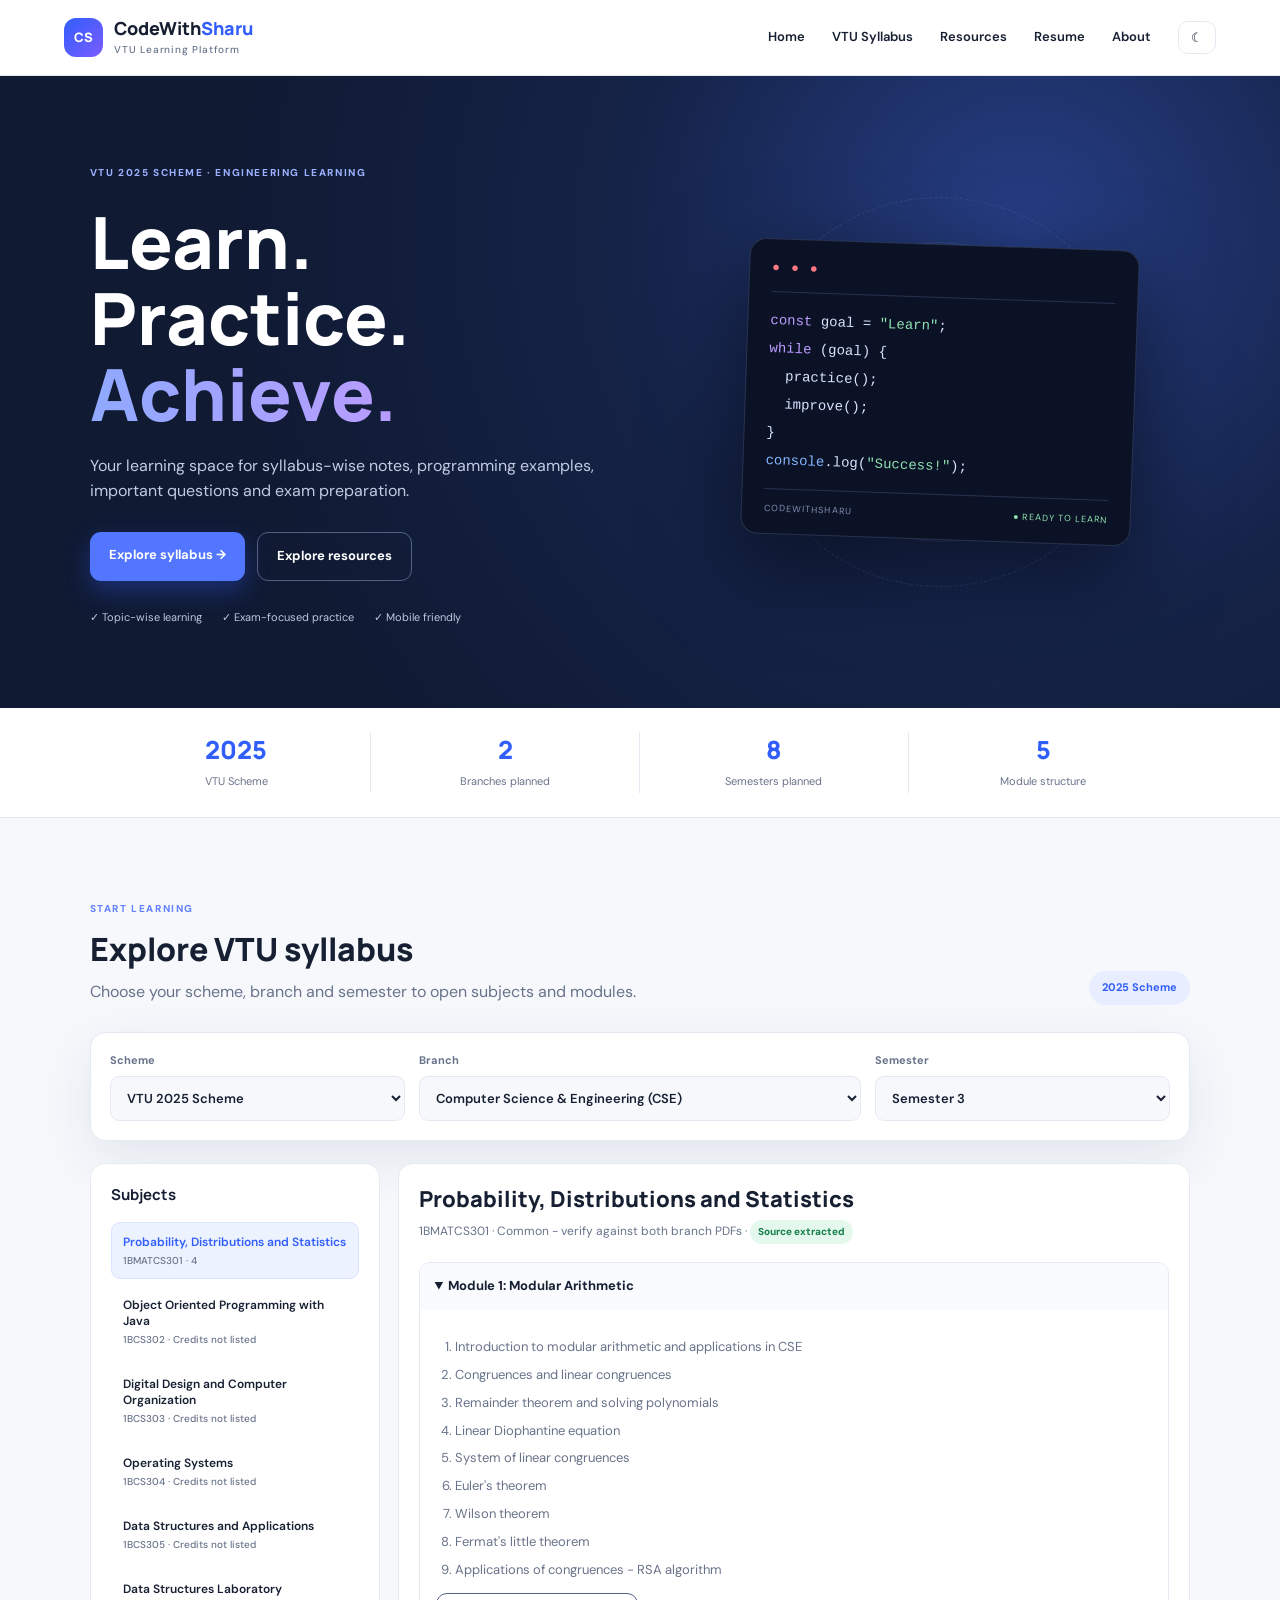
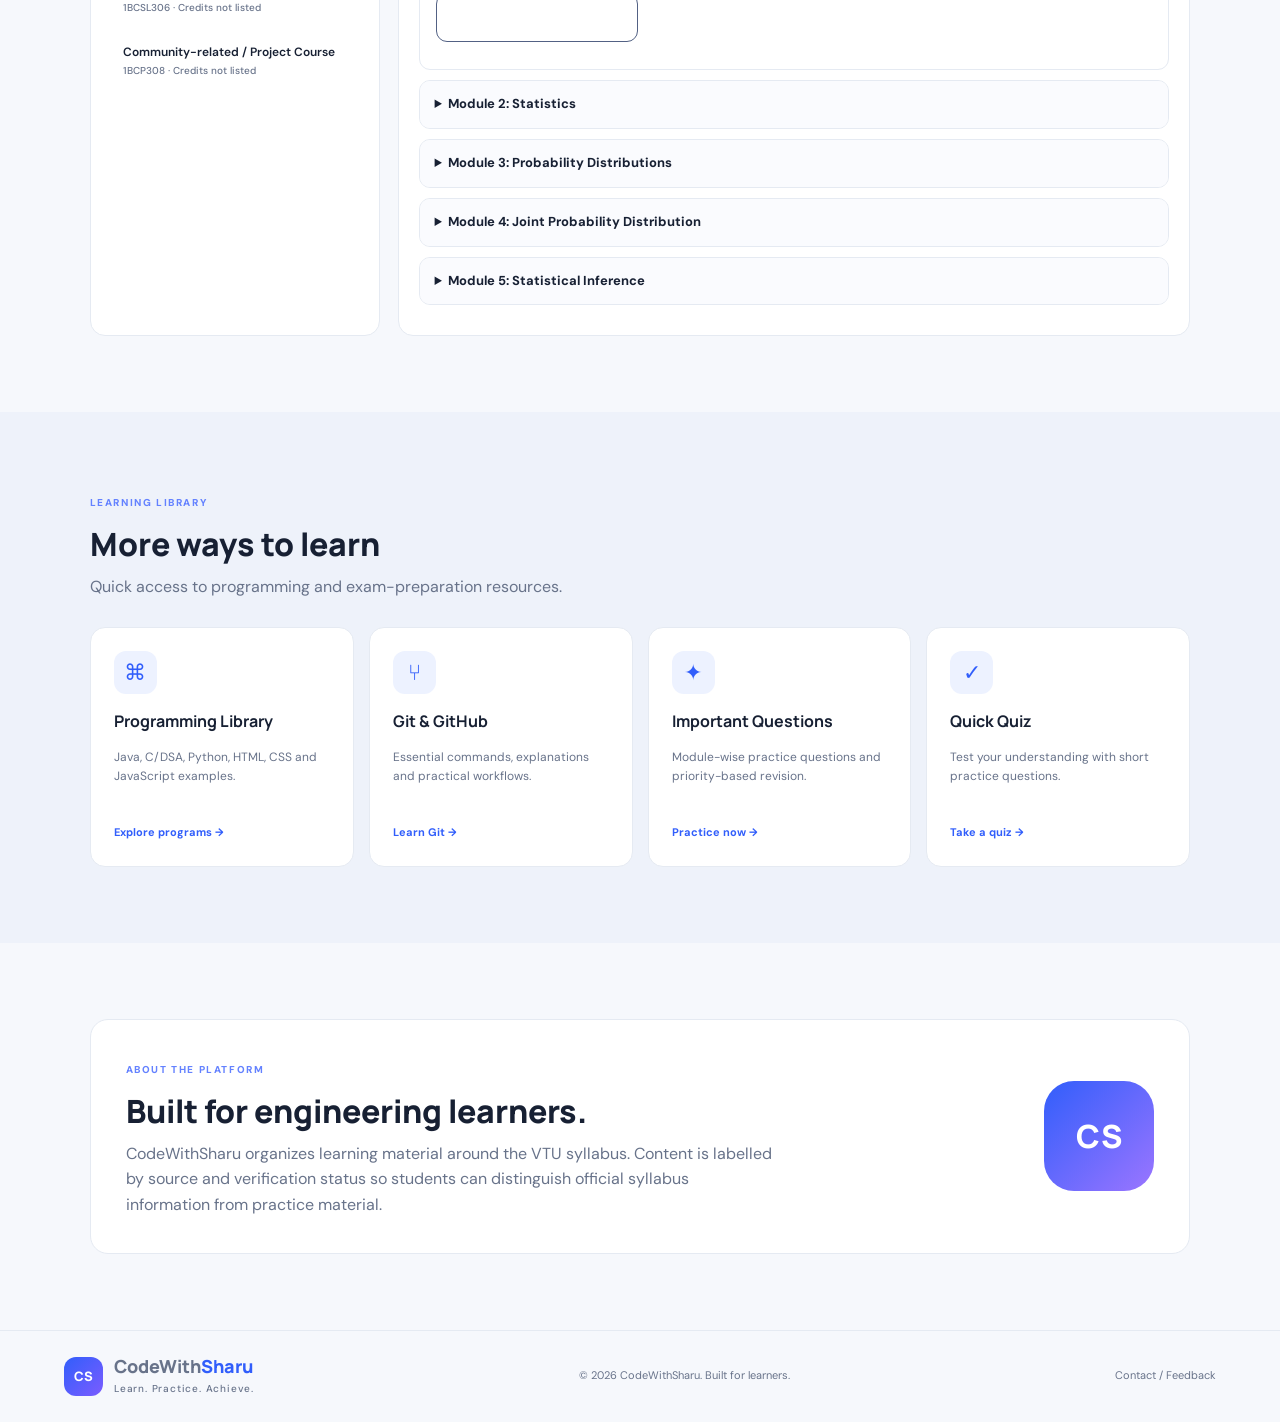
<file: index.html>
<!DOCTYPE html>
<html lang="en">
<head>
  <meta charset="UTF-8"><meta name="viewport" content="width=device-width, initial-scale=1">
  <meta name="description" content="CodeWithSharu - VTU engineering notes, syllabus, programs and exam preparation.">
  <title>CodeWithSharu | Learn. Practice. Achieve.</title>
  <link rel="stylesheet" href="css/style.css">
</head>
<body>
<header class="topbar">
  <a class="brand" href="index.html"><span class="brand-icon">CS</span><span>CodeWith<span class="accent">Sharu</span><small>VTU Learning Platform</small></span></a>
  <button class="menu-toggle" id="menuToggle" aria-label="Toggle navigation">☰</button>
  <nav id="mainNav">
    <a href="#home">Home</a><a href="#syllabus">VTU Syllabus</a><a href="#resources">Resources</a>
    <a href="resume.html">Resume</a><a href="#about">About</a>
    <button id="themeToggle" class="theme-btn" aria-label="Toggle theme">☾</button>
  </nav>
</header>
<main>
<section class="hero" id="home">
  <div class="hero-copy">
    <span class="eyebrow">VTU 2025 SCHEME · ENGINEERING LEARNING</span>
    <h1>Learn. Practice.<br><span class="gradient-text">Achieve.</span></h1>
    <p>Your learning space for syllabus-wise notes, programming examples, important questions and exam preparation.</p>
    <div class="hero-actions"><a class="btn primary" href="#syllabus">Explore syllabus →</a><a class="btn ghost" href="#resources">Explore resources</a></div>
    <div class="hero-meta"><span>✓ Topic-wise learning</span><span>✓ Exam-focused practice</span><span>✓ Mobile friendly</span></div>
  </div>
  <div class="hero-art"><div class="orbit orbit-one"></div><div class="orbit orbit-two"></div><div class="code-window"><div class="window-dots">● ● ●</div><pre><span class="code-purple">const</span> goal = <span class="code-green">"Learn"</span>;
<span class="code-purple">while</span> (goal) {
  practice();
  improve();
}
<span class="code-blue">console</span>.log(<span class="code-green">"Success!"</span>);</pre><div class="code-footer">CODEWITHSHARU <span>● READY TO LEARN</span></div></div></div>
</section>
<section class="stats">
  <div><strong>2025</strong><span>VTU Scheme</span></div><div><strong>2</strong><span>Branches planned</span></div>
  <div><strong>8</strong><span>Semesters planned</span></div><div><strong>5</strong><span>Module structure</span></div>
</section>
<section class="section" id="syllabus">
  <div class="section-heading"><div><span class="eyebrow">START LEARNING</span><h2>Explore VTU syllabus</h2><p>Choose your scheme, branch and semester to open subjects and modules.</p></div><span class="pill">2025 Scheme</span></div>
  <div class="selector-panel">
    <label>Scheme<select id="schemeSelect"><option value="2025">VTU 2025 Scheme</option></select></label>
    <label>Branch<select id="branchSelect"><option value="CSE">Computer Science & Engineering (CSE)</option><option value="AIML">Artificial Intelligence & Machine Learning (AI&ML)</option></select></label>
    <label>Semester<select id="semesterSelect"></select></label>
  </div>
  <div class="content-layout"><aside class="subject-list"><h3>Subjects</h3><div id="subjectList"></div></aside><div class="subject-detail" id="subjectDetail"><div class="empty-state"><div class="empty-icon">⌁</div><h3>Select a subject</h3><p>Choose a subject to view its modules, topics, notes and exam questions.</p></div></div></div>
</section>
<section class="section alt-section" id="resources">
  <div class="section-heading"><div><span class="eyebrow">LEARNING LIBRARY</span><h2>More ways to learn</h2><p>Quick access to programming and exam-preparation resources.</p></div></div>
  <div class="resource-grid">
    <a class="resource-card" href="programs.html"><span class="resource-icon">⌘</span><h3>Programming Library</h3><p>Java, C/DSA, Python, HTML, CSS and JavaScript examples.</p><b>Explore programs →</b></a>
    <a class="resource-card" href="git.html"><span class="resource-icon">⑂</span><h3>Git & GitHub</h3><p>Essential commands, explanations and practical workflows.</p><b>Learn Git →</b></a>
    <a class="resource-card" href="questions.html"><span class="resource-icon">✦</span><h3>Important Questions</h3><p>Module-wise practice questions and priority-based revision.</p><b>Practice now →</b></a>
    <a class="resource-card" href="quiz.html"><span class="resource-icon">✓</span><h3>Quick Quiz</h3><p>Test your understanding with short practice questions.</p><b>Take a quiz →</b></a>
  </div>
</section>
<section class="section" id="about"><div class="about-card"><div><span class="eyebrow">ABOUT THE PLATFORM</span><h2>Built for engineering learners.</h2><p>CodeWithSharu organizes learning material around the VTU syllabus. Content is labelled by source and verification status so students can distinguish official syllabus information from practice material.</p></div><div class="about-mark">CS</div></div></section>
</main>
<footer><a class="brand" href="#"><span class="brand-icon">CS</span><span>CodeWith<span class="accent">Sharu</span><small>Learn. Practice. Achieve.</small></span></a><span>© <span id="year"></span> CodeWithSharu. Built for learners.</span><a href="mailto:hello@codewithsharu.example">Contact / Feedback</a></footer>
<script src="data/cse-data.js"></script><script src="data/aiml-data.js"></script><script src="data/common-sem3.js"></script>
<script src="data/questions-data.js"></script><script src="js/app.js"></script>
</body></html>
</file>
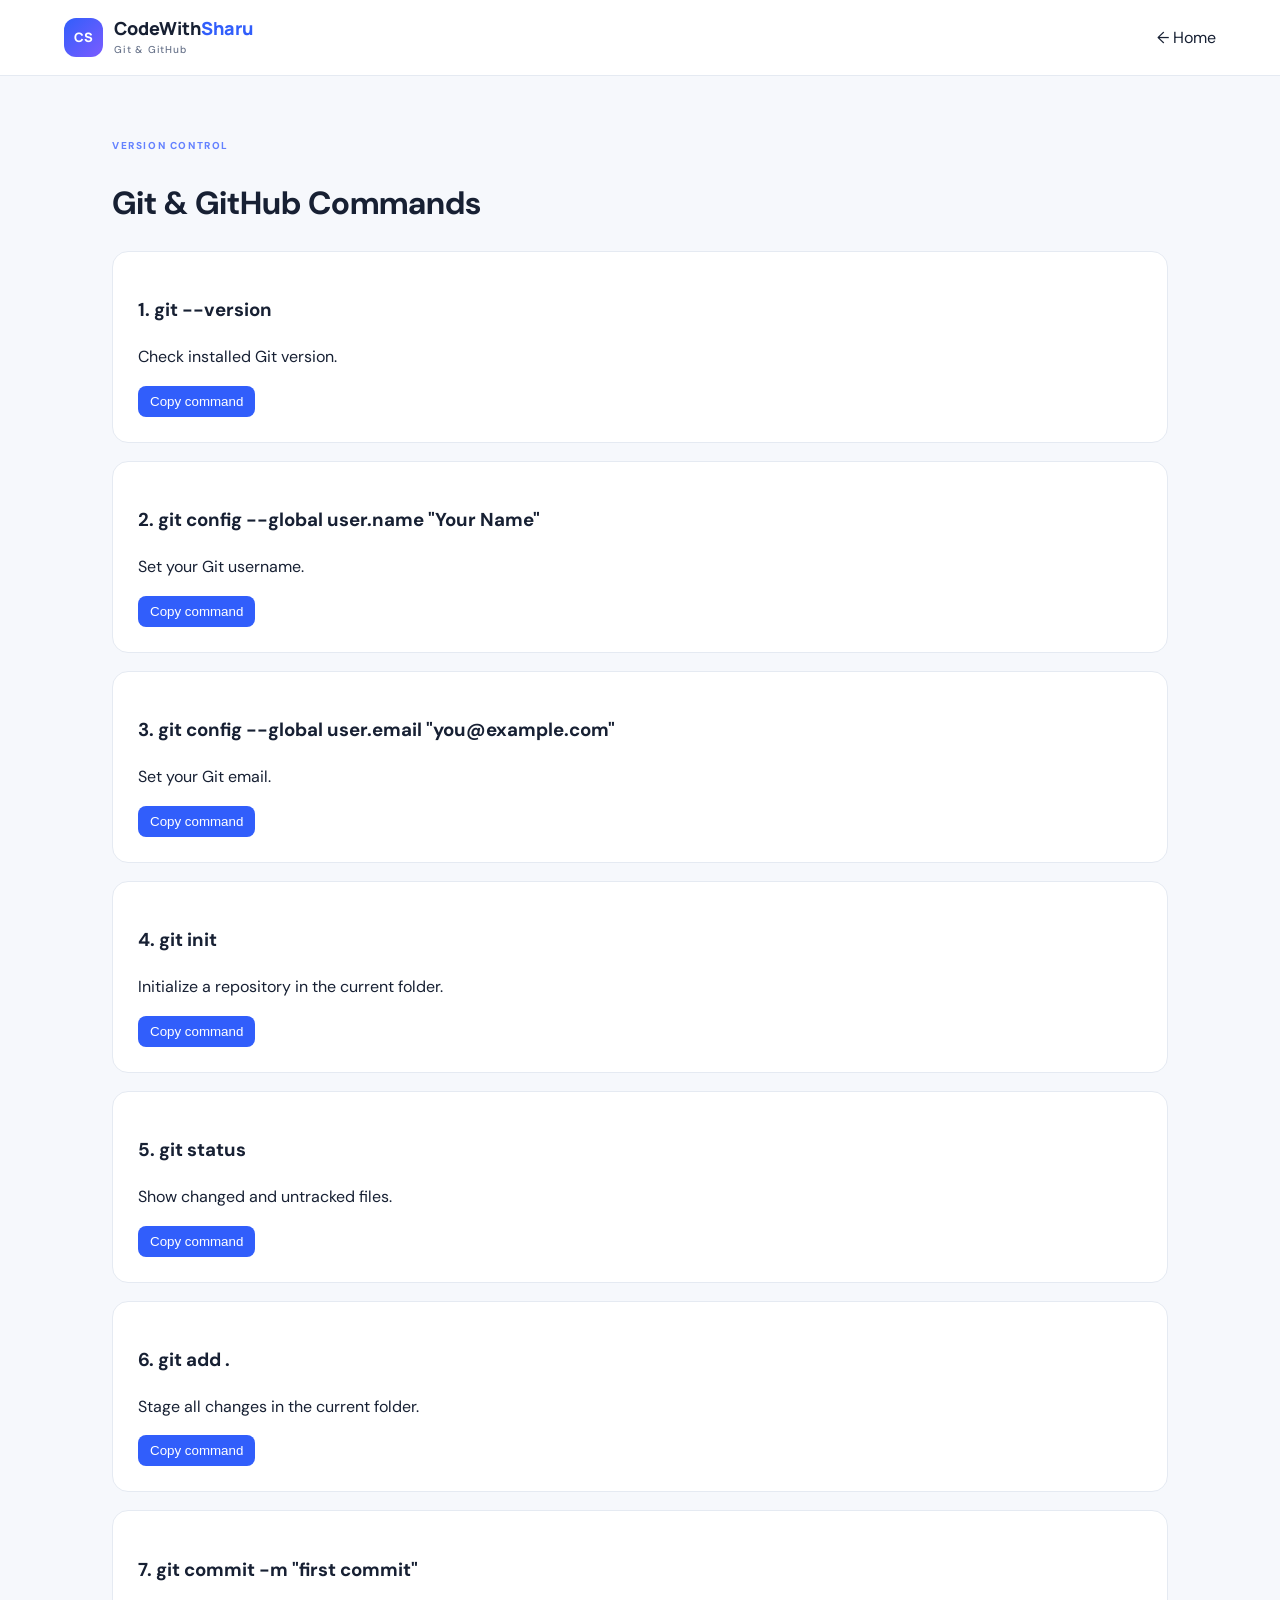
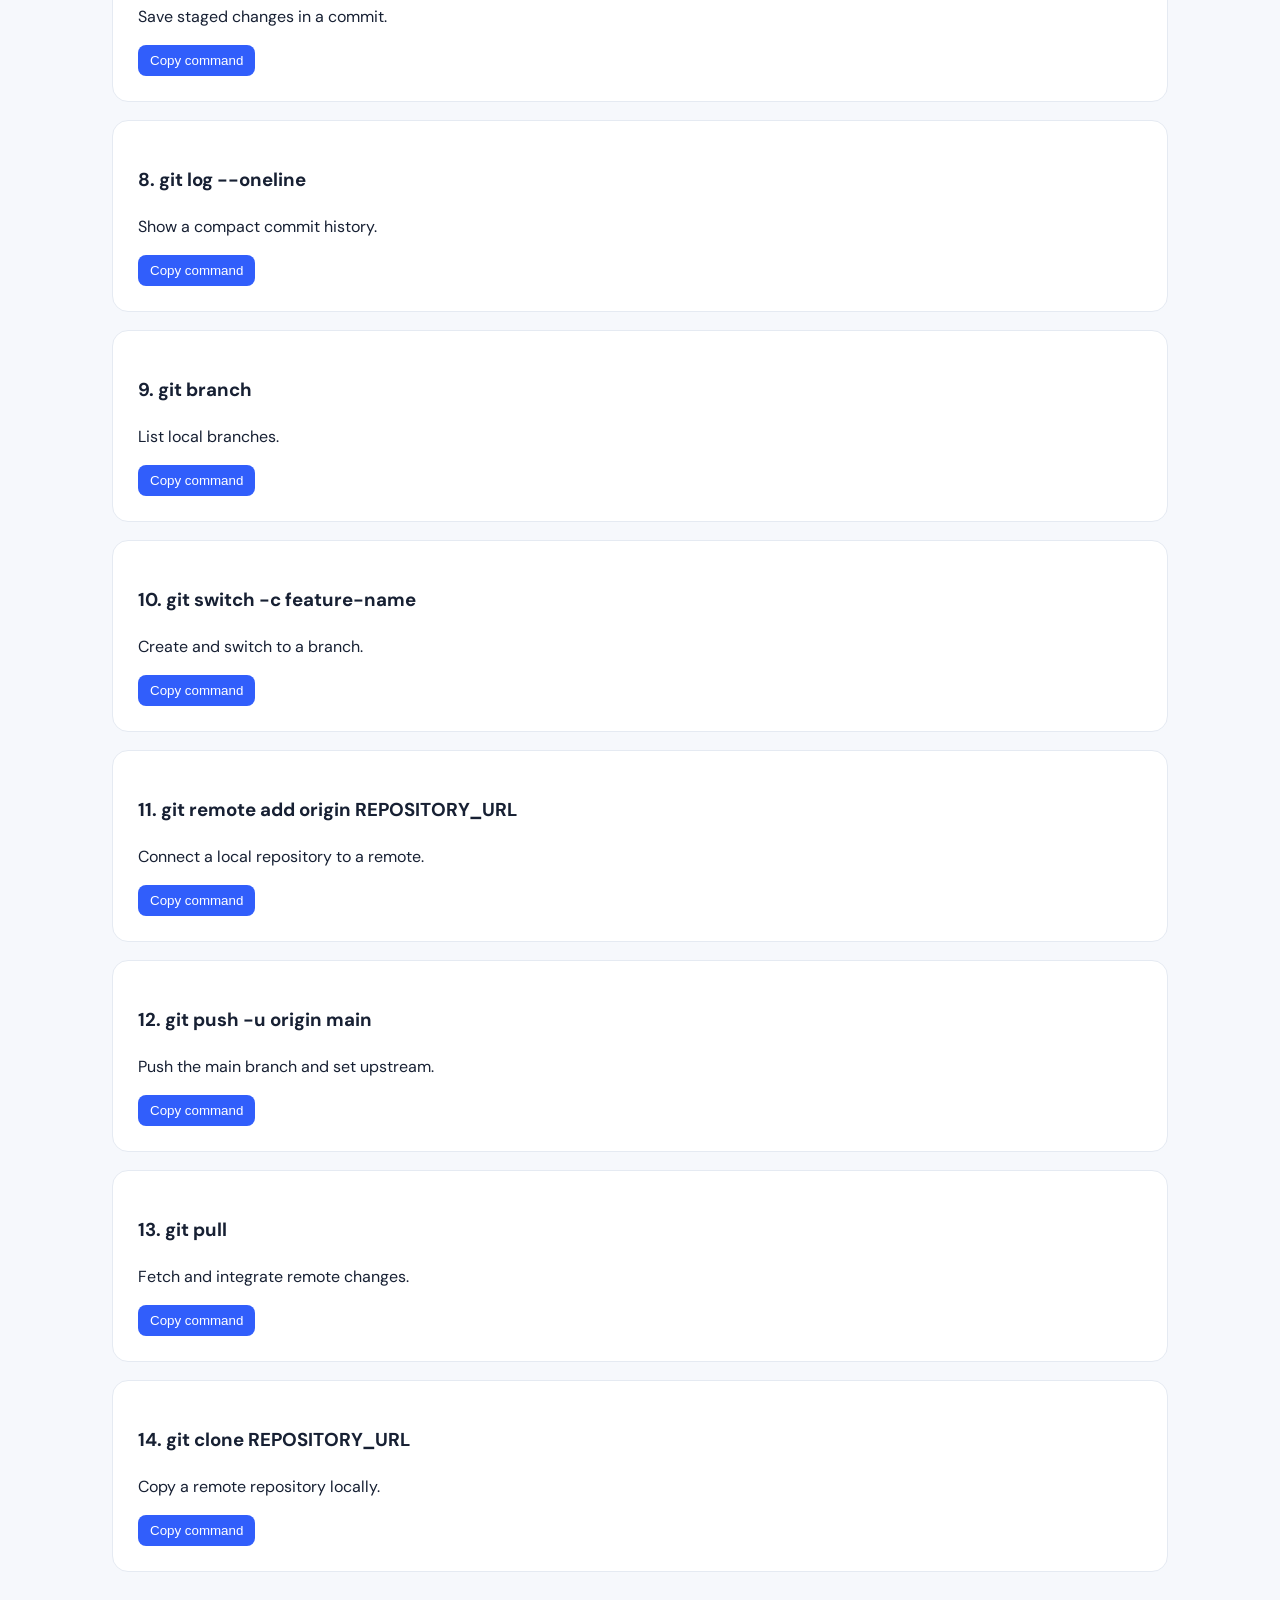
<file: git.html>
<!doctype html><html lang="en"><head><meta charset="utf-8"><meta name="viewport" content="width=device-width,initial-scale=1"><title>Git & GitHub | CodeWithSharu</title><link rel="stylesheet" href="css/style.css"></head><body><header class="topbar"><a class="brand" href="index.html"><span class="brand-icon">CS</span><span>CodeWith<span class="accent">Sharu</span><small>Git & GitHub</small></span></a><a href="index.html">← Home</a></header><main class="page-wrap"><span class="eyebrow">VERSION CONTROL</span><h1>Git & GitHub Commands</h1><div id="gitRoot"></div></main><script src="js/git.js"></script></body></html>
</file>
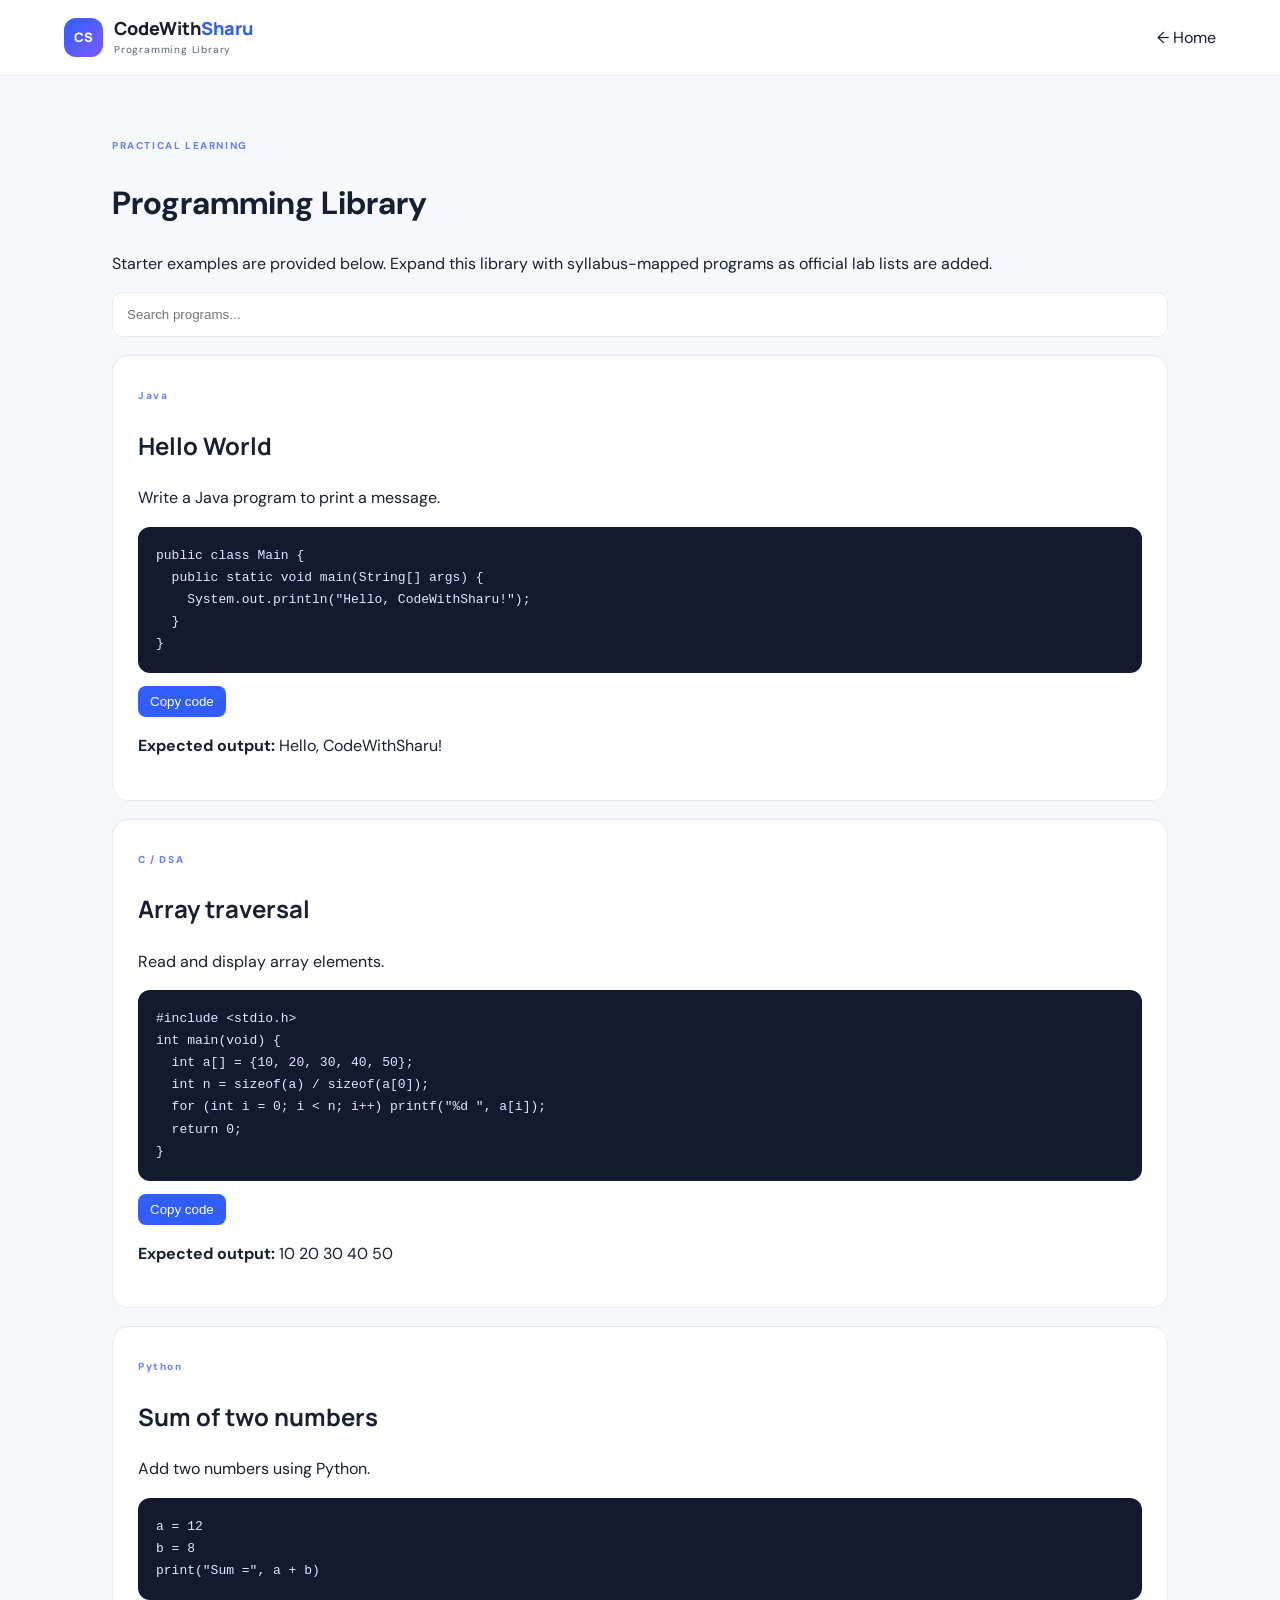
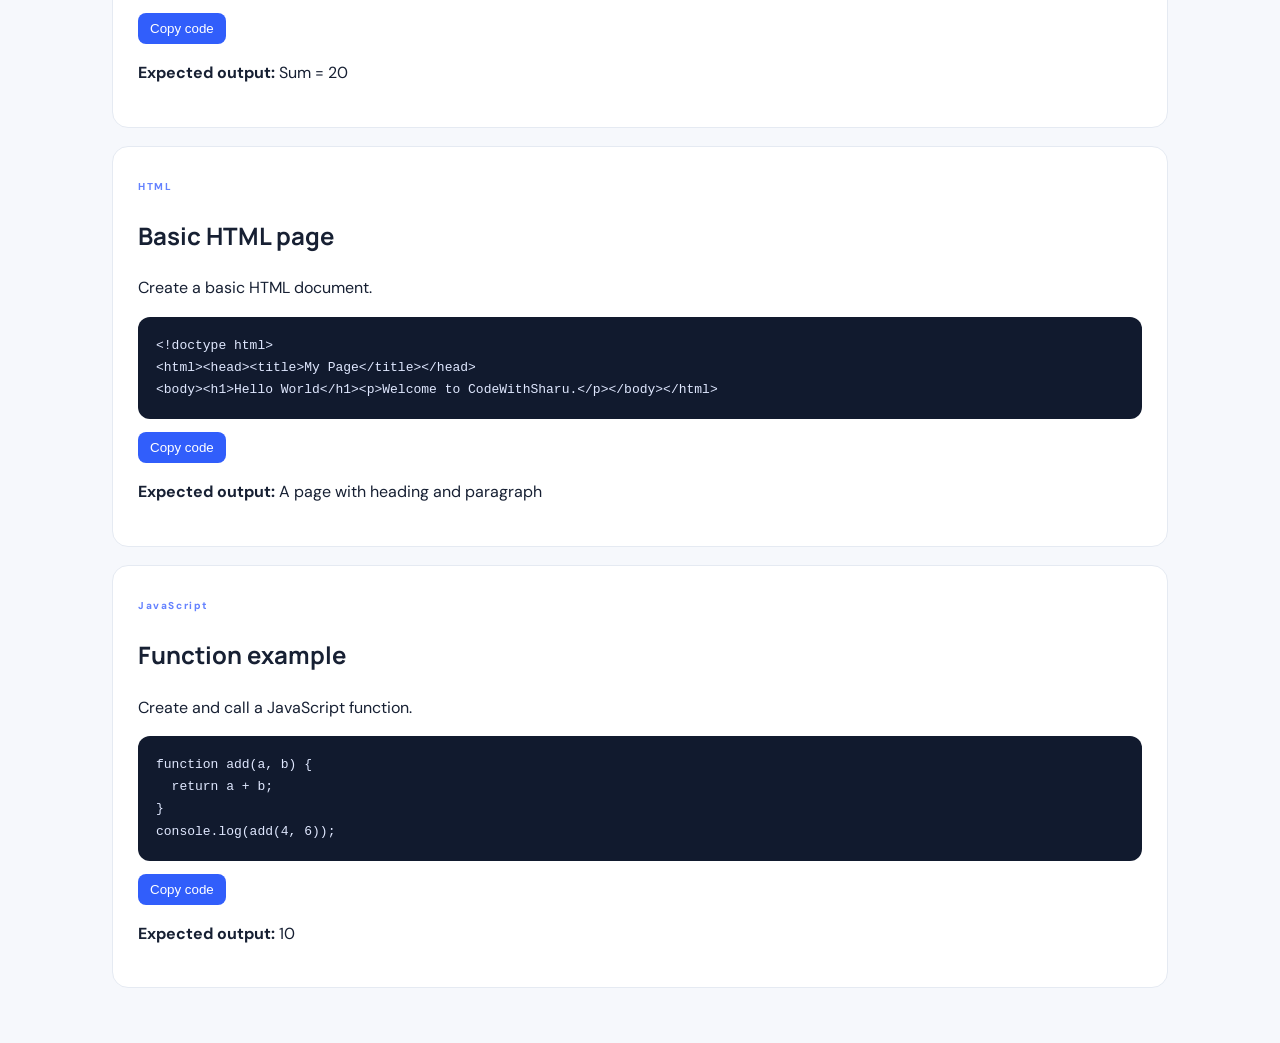
<file: programs.html>
<!doctype html><html lang="en"><head><meta charset="utf-8"><meta name="viewport" content="width=device-width,initial-scale=1"><title>Programming Library | CodeWithSharu</title><link rel="stylesheet" href="css/style.css"></head><body><header class="topbar"><a class="brand" href="index.html"><span class="brand-icon">CS</span><span>CodeWith<span class="accent">Sharu</span><small>Programming Library</small></span></a><a href="index.html">← Home</a></header><main class="page-wrap"><span class="eyebrow">PRACTICAL LEARNING</span><h1>Programming Library</h1><p>Starter examples are provided below. Expand this library with syllabus-mapped programs as official lab lists are added.</p><input class="search-input" id="search" placeholder="Search programs..."><div id="programs"></div></main><script src="js/programs.js"></script></body></html>
</file>
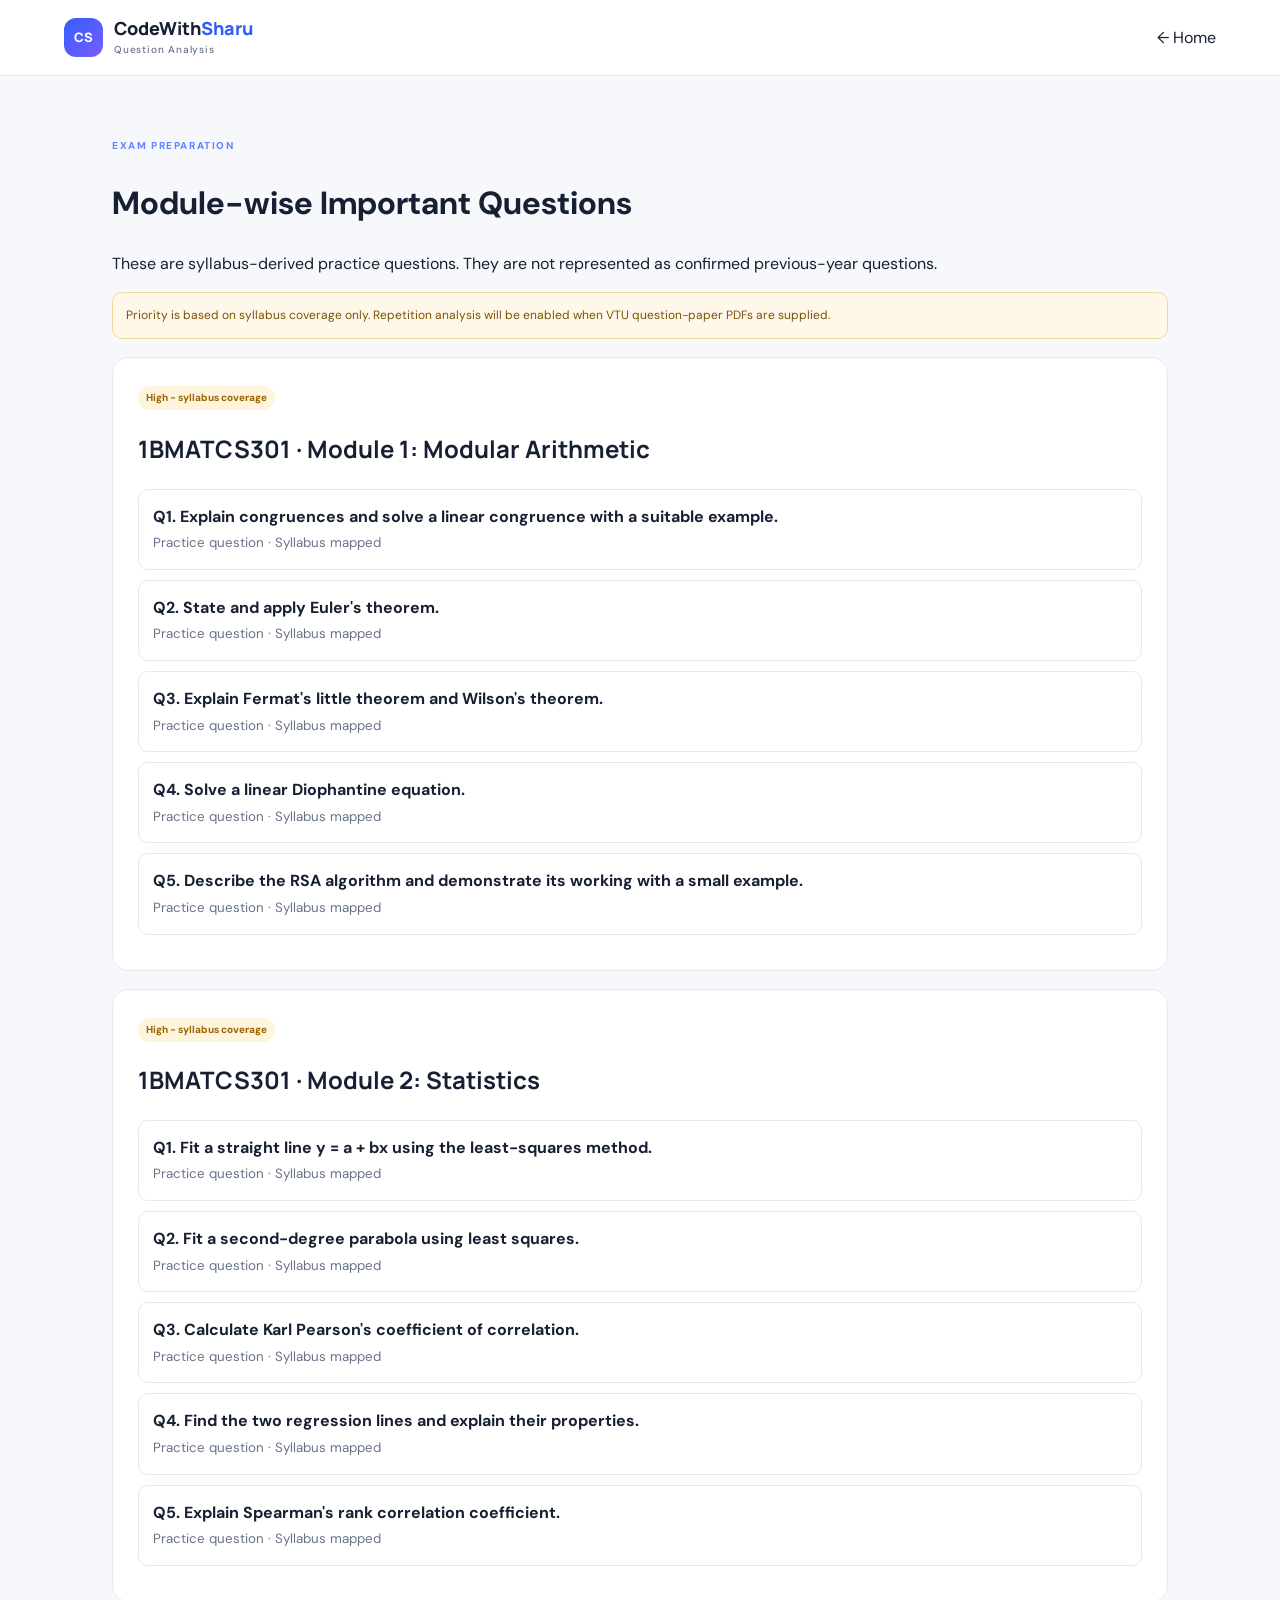
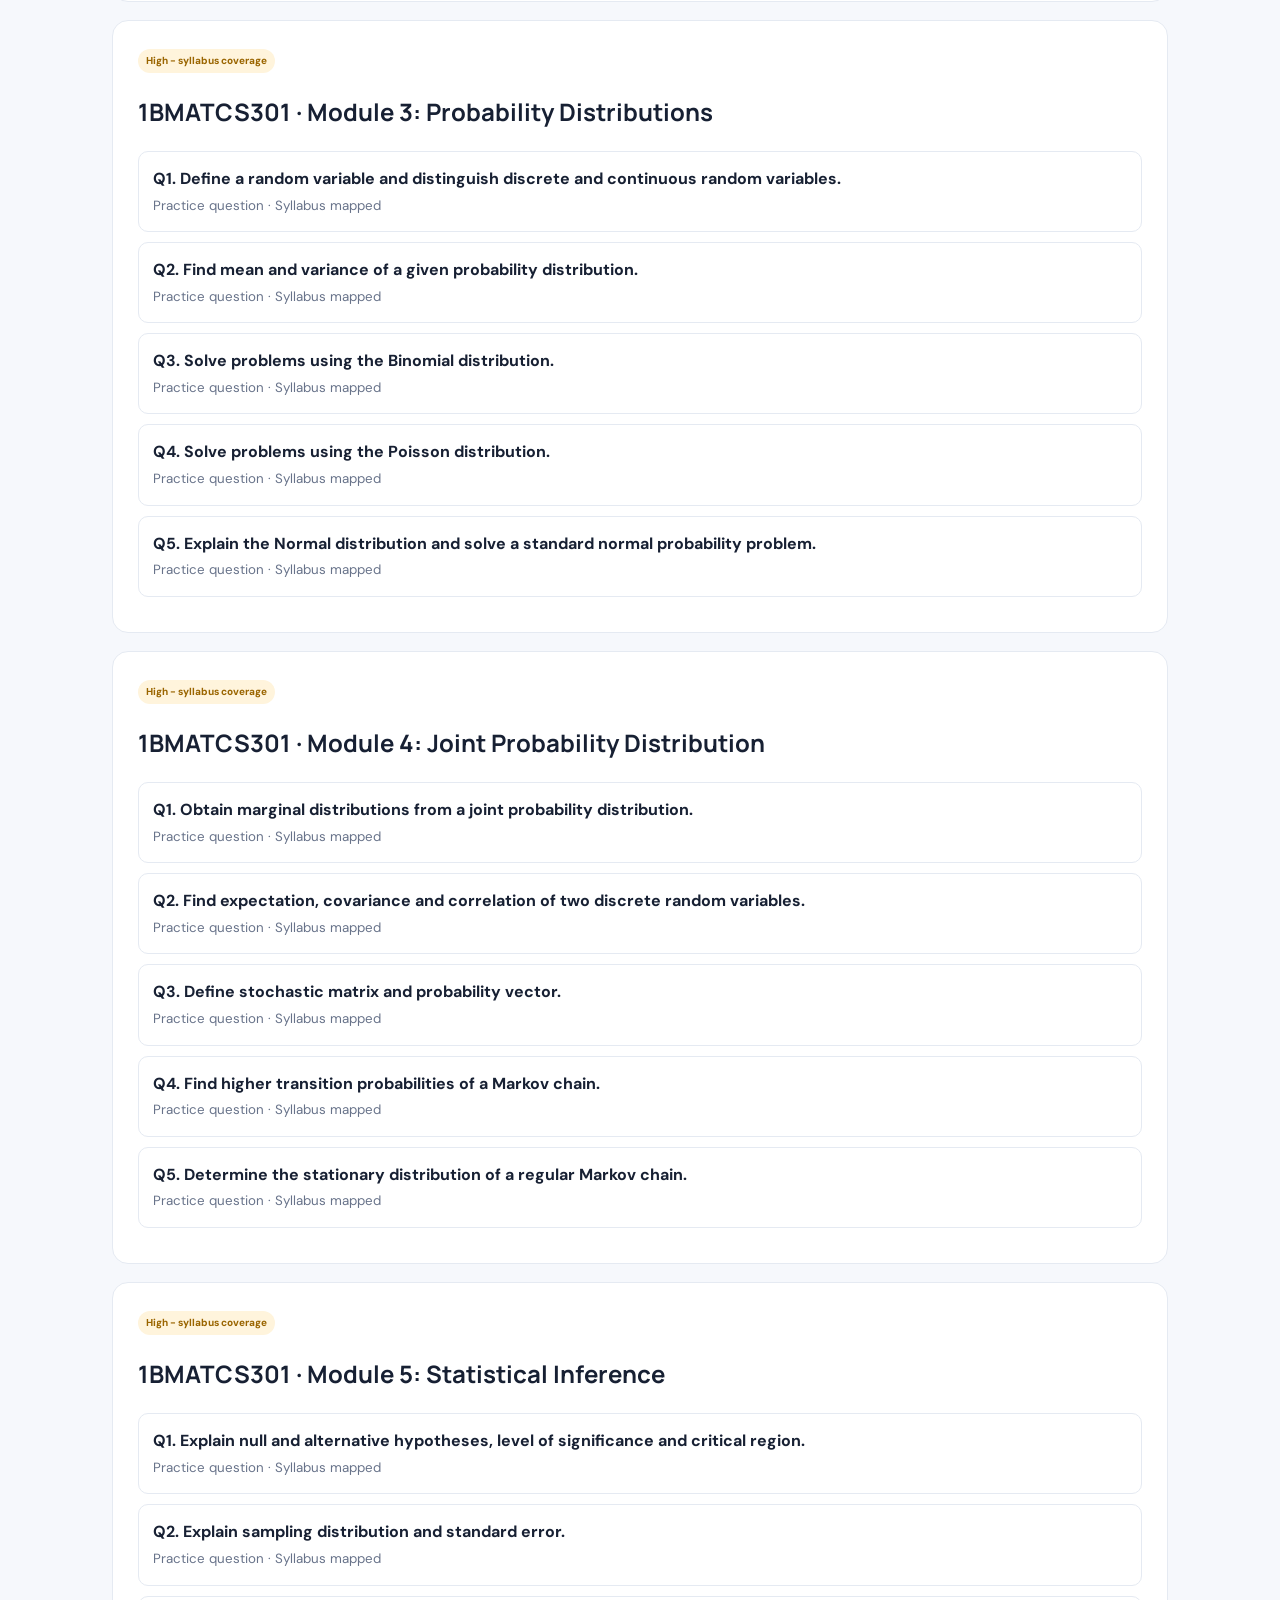
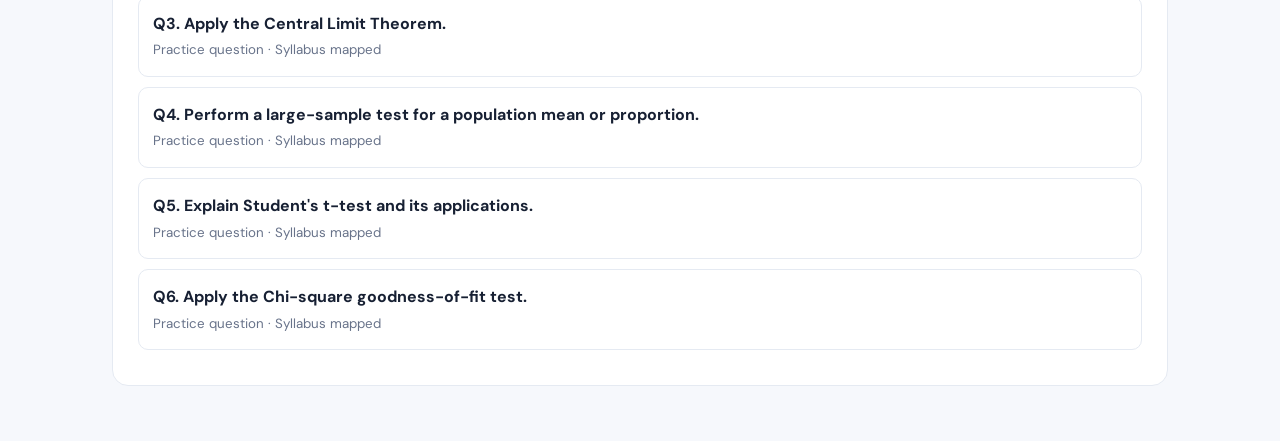
<file: questions.html>
<!doctype html><html lang="en"><head><meta charset="utf-8"><meta name="viewport" content="width=device-width,initial-scale=1"><title>Important Questions | CodeWithSharu</title><link rel="stylesheet" href="css/style.css"></head><body><header class="topbar"><a class="brand" href="index.html"><span class="brand-icon">CS</span><span>CodeWith<span class="accent">Sharu</span><small>Question Analysis</small></span></a><a href="index.html">← Home</a></header><main class="page-wrap"><span class="eyebrow">EXAM PREPARATION</span><h1>Module-wise Important Questions</h1><p>These are syllabus-derived practice questions. They are not represented as confirmed previous-year questions.</p><div class="pending-box">Priority is based on syllabus coverage only. Repetition analysis will be enabled when VTU question-paper PDFs are supplied.</div><div id="questionRoot"></div></main><script src="data/questions-data.js"></script><script src="js/questions.js"></script></body></html>
</file>
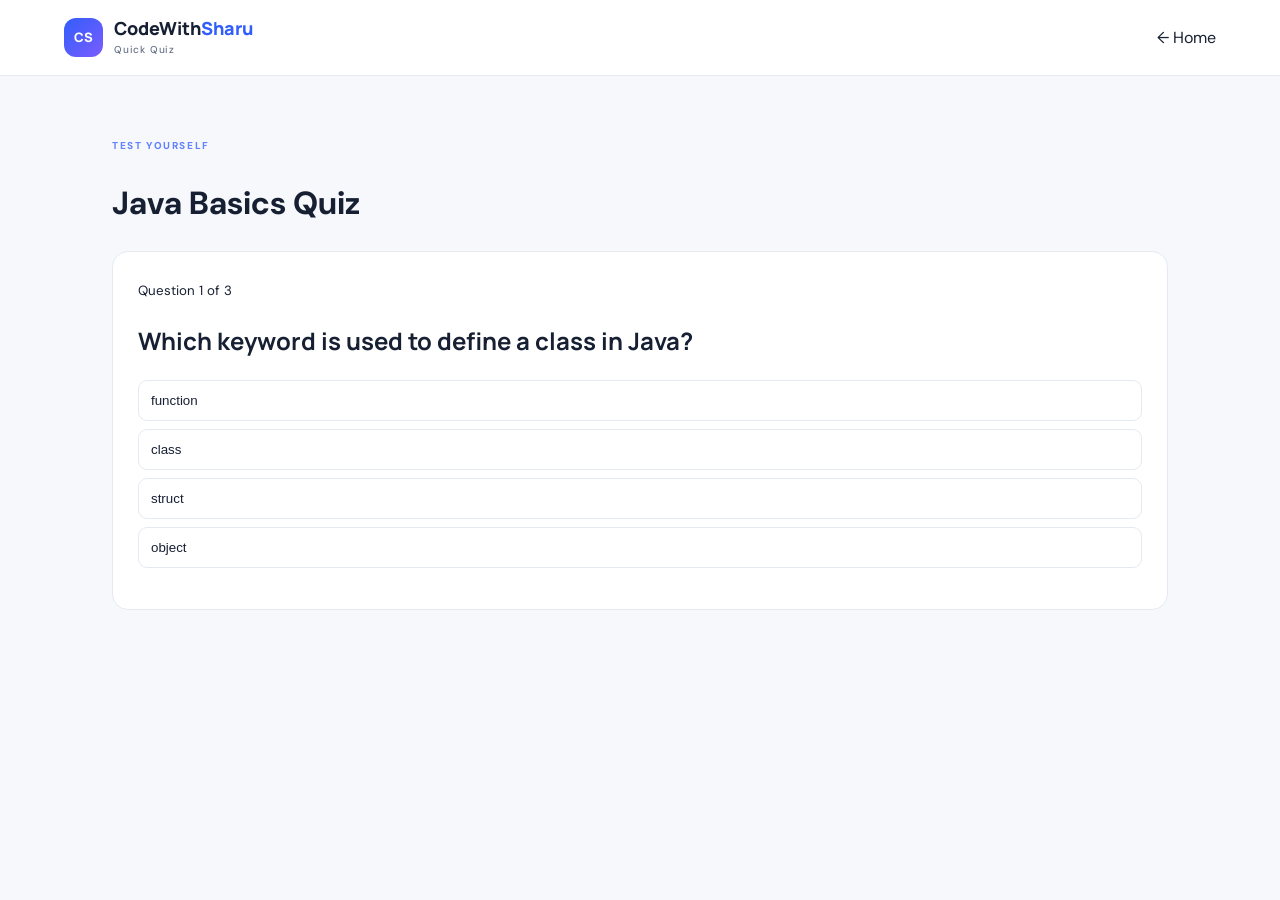
<file: quiz.html>
<!doctype html><html lang="en"><head><meta charset="utf-8"><meta name="viewport" content="width=device-width,initial-scale=1"><title>Quick Quiz | CodeWithSharu</title><link rel="stylesheet" href="css/style.css"></head><body><header class="topbar"><a class="brand" href="index.html"><span class="brand-icon">CS</span><span>CodeWith<span class="accent">Sharu</span><small>Quick Quiz</small></span></a><a href="index.html">← Home</a></header><main class="page-wrap"><span class="eyebrow">TEST YOURSELF</span><h1>Java Basics Quiz</h1><div class="page-card" id="quiz"></div></main><script src="js/quiz.js"></script></body></html>
</file>
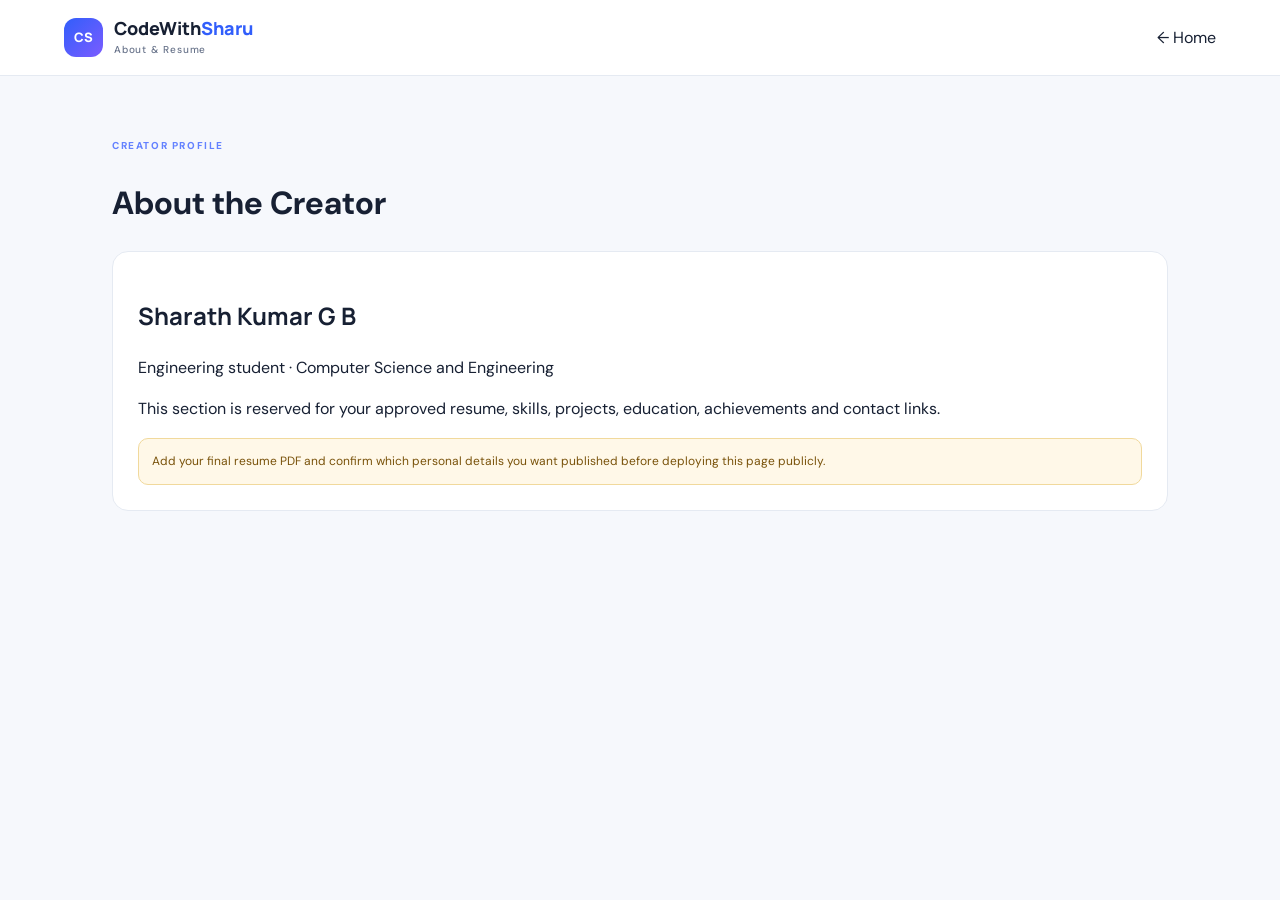
<file: resume.html>
<!doctype html><html lang="en"><head><meta charset="utf-8"><meta name="viewport" content="width=device-width,initial-scale=1"><title>About / Resume | CodeWithSharu</title><link rel="stylesheet" href="css/style.css"></head><body><header class="topbar"><a class="brand" href="index.html"><span class="brand-icon">CS</span><span>CodeWith<span class="accent">Sharu</span><small>About & Resume</small></span></a><a href="index.html">← Home</a></header><main class="page-wrap"><span class="eyebrow">CREATOR PROFILE</span><h1>About the Creator</h1><section class="page-card"><h2>Sharath Kumar G B</h2><p>Engineering student · Computer Science and Engineering</p><p>This section is reserved for your approved resume, skills, projects, education, achievements and contact links.</p><div class="pending-box">Add your final resume PDF and confirm which personal details you want published before deploying this page publicly.</div></section></main></body></html>
</file>
<file: css/style.css>
@import url('https://fonts.googleapis.com/css2?family=DM+Sans:wght@400;500;600;700&family=Manrope:wght@400;500;600;700;800&display=swap');
:root{--bg:#f6f8fc;--surface:#fff;--text:#172033;--muted:#68738a;--line:#e5eaf2;--primary:#315efb;--navy:#101a33;--soft:#edf2ff;--shadow:0 18px 55px rgba(27,43,79,.09)}
*{box-sizing:border-box}html{scroll-behavior:smooth}body{margin:0;background:var(--bg);color:var(--text);font-family:'DM Sans',sans-serif;line-height:1.6}a{color:inherit;text-decoration:none}.topbar{height:76px;background:rgba(255,255,255,.92);backdrop-filter:blur(14px);border-bottom:1px solid var(--line);display:flex;align-items:center;justify-content:space-between;padding:0 max(5vw,22px);position:sticky;top:0;z-index:20}.brand{display:flex;align-items:center;gap:11px;font-family:Manrope;font-weight:800;font-size:18px;line-height:1.1}.brand small{display:block;font:500 10px 'DM Sans';color:var(--muted);letter-spacing:.08em;margin-top:5px}.brand-icon{width:39px;height:39px;background:linear-gradient(135deg,#315efb,#7b5cff);color:white;border-radius:12px;display:grid;place-items:center;font-size:13px}.accent{color:var(--primary)}nav{display:flex;align-items:center;gap:27px;font-size:13px;font-weight:600}nav a:hover{color:var(--primary)}.theme-btn,.menu-toggle{border:1px solid var(--line);background:var(--surface);border-radius:10px;padding:8px 12px;cursor:pointer;color:var(--text)}.menu-toggle{display:none}.hero{min-height:510px;background:radial-gradient(circle at 80% 25%,#263e85 0,#152348 35%,#101a33 70%);color:white;padding:82px max(7vw,25px);display:grid;grid-template-columns:1.05fr .95fr;align-items:center;gap:45px;overflow:hidden}.eyebrow{font-size:10px;font-weight:800;letter-spacing:.16em;color:#6482ff}.hero .eyebrow{color:#9bb0ff}.hero h1{font:800 clamp(44px,6vw,72px)/1.06 Manrope;margin:20px 0}.gradient-text{background:linear-gradient(90deg,#8fa9ff,#b99cff);-webkit-background-clip:text;color:transparent}.hero p{color:#c1cbe1;max-width:530px;font-size:16px}.hero-actions{display:flex;gap:12px;margin:28px 0}.btn{padding:13px 19px;border-radius:11px;font-weight:700;font-size:13px;display:inline-block}.primary{background:#5276ff;color:white;box-shadow:0 10px 25px #315efb55}.ghost{border:1px solid #526184;color:white}.hero-meta{display:flex;gap:20px;flex-wrap:wrap;color:#bdc8df;font-size:11px}.hero-art{height:320px;position:relative;display:grid;place-items:center}.orbit{position:absolute;border:1px solid #6478bd44;border-radius:50%;width:300px;height:300px}.orbit-two{width:390px;height:390px;border-style:dashed}.code-window{width:min(390px,100%);background:#0b1225;border:1px solid #53638a66;border-radius:17px;box-shadow:0 30px 90px #0008;position:relative;z-index:2;transform:rotate(2deg);padding:18px 22px}.window-dots{color:#ff7884;font-size:13px;letter-spacing:4px;border-bottom:1px solid #26334f;padding-bottom:13px}.code-window pre{font:14px/2 monospace;color:#d9e2ff;white-space:pre-wrap}.code-purple{color:#bd9cff}.code-green{color:#8fe1b2}.code-blue{color:#82b7ff}.code-footer{font-size:9px;letter-spacing:.12em;color:#8190b3;border-top:1px solid #26334f;padding-top:12px}.code-footer span{float:right;color:#8fe1b2}.stats{display:grid;grid-template-columns:repeat(4,1fr);background:var(--surface);padding:24px 8%;border-bottom:1px solid var(--line)}.stats div{text-align:center;border-right:1px solid var(--line)}.stats div:last-child{border:0}.stats strong{display:block;font:800 25px Manrope;color:var(--primary)}.stats span{font-size:11px;color:var(--muted)}.section{padding:76px max(7vw,25px)}.alt-section{background:#eef2fa}.section-heading{display:flex;align-items:end;justify-content:space-between;margin-bottom:27px}.section h2{font:800 32px Manrope;margin:8px 0}.section-heading p,.about-card p{color:var(--muted);margin:0}.pill{background:#e8edff;color:#315efb;border-radius:30px;padding:8px 13px;font-size:11px;font-weight:700}.selector-panel{display:grid;grid-template-columns:1fr 1.5fr 1fr;gap:14px;background:var(--surface);padding:19px;border:1px solid var(--line);border-radius:16px;box-shadow:var(--shadow);margin-bottom:22px}.selector-panel label{font-size:11px;color:var(--muted);font-weight:700}.selector-panel select{display:block;width:100%;margin-top:7px;padding:12px;border:1px solid var(--line);border-radius:9px;background:var(--bg);color:var(--text);font:600 13px 'DM Sans'}.content-layout{display:grid;grid-template-columns:290px 1fr;gap:18px;min-height:330px}.subject-list,.subject-detail{background:var(--surface);border:1px solid var(--line);border-radius:15px;padding:20px}.subject-list h3{font:700 15px Manrope;margin:0 0 14px}.subject-button{width:100%;text-align:left;background:transparent;border:1px solid transparent;padding:11px;border-radius:9px;margin:3px 0;cursor:pointer;color:var(--text);font:600 12px 'DM Sans'}.subject-button:hover,.subject-button.active{background:var(--soft);border-color:#dce4ff;color:var(--primary)}.subject-button small{display:block;color:var(--muted);font-weight:500;margin-top:4px}.subject-detail h3{font:800 22px Manrope;margin:0 0 6px}.subject-meta{color:var(--muted);font-size:12px;margin-bottom:18px}.module{border:1px solid var(--line);border-radius:11px;margin:10px 0;overflow:hidden}.module summary{padding:13px 15px;background:#fafbfe;cursor:pointer;font-weight:700;font-size:13px}.module-content{padding:14px 16px;font-size:13px;color:var(--muted)}.topic-list{padding-left:19px}.topic-list li{margin:7px 0}.status{display:inline-block;font-size:10px;font-weight:800;padding:4px 8px;border-radius:30px;background:#fff4dc;color:#9a6500}.verified{background:#e4f8ed;color:#16814a}.empty-state{text-align:center;padding:70px 20px;color:var(--muted)}.empty-icon{font-size:40px;color:#8ca2ff}.resource-grid{display:grid;grid-template-columns:repeat(4,1fr);gap:15px}.resource-card{background:var(--surface);padding:23px;border:1px solid var(--line);border-radius:15px;transition:.2s}.resource-card:hover{transform:translateY(-4px);box-shadow:var(--shadow);border-color:#cbd6ff}.resource-icon{display:grid;place-items:center;width:43px;height:43px;background:var(--soft);border-radius:12px;color:var(--primary);font-size:22px}.resource-card h3{font:700 16px Manrope}.resource-card p{font-size:12px;color:var(--muted);min-height:58px}.resource-card b{font-size:11px;color:var(--primary)}.about-card{background:var(--surface);border:1px solid var(--line);border-radius:18px;padding:35px;display:flex;justify-content:space-between;align-items:center}.about-card>div:first-child{max-width:650px}.about-mark{width:110px;height:110px;border-radius:30px;background:linear-gradient(135deg,#315efb,#9b75ff);display:grid;place-items:center;color:white;font:800 32px Manrope}footer{padding:26px max(5vw,22px);display:flex;align-items:center;justify-content:space-between;gap:20px;border-top:1px solid var(--line);font-size:11px;color:var(--muted)}.page-wrap{max-width:1100px;margin:55px auto;padding:0 22px}.page-card{background:var(--surface);border:1px solid var(--line);border-radius:16px;padding:25px;margin:18px 0}.page-card h2{font-family:Manrope}.search-input{width:100%;padding:14px;border:1px solid var(--line);border-radius:10px;background:var(--surface);color:var(--text)}.code-block{background:#111a2e;color:#e0e8ff;padding:18px;border-radius:12px;overflow:auto;font:13px/1.7 monospace}.copy-btn{border:0;background:var(--primary);color:white;padding:8px 12px;border-radius:8px;cursor:pointer}.question{padding:14px;border:1px solid var(--line);border-radius:10px;margin:10px 0}.question strong{display:block}.question small{color:var(--muted)}.pending-box{background:#fff8e8;border:1px solid #f1d99c;color:#79520a;padding:13px;border-radius:10px;font-size:12px}.quiz-option{display:block;width:100%;text-align:left;margin:8px 0;padding:12px;border:1px solid var(--line);border-radius:9px;background:var(--surface);cursor:pointer;color:var(--text)}.quiz-option:hover{border-color:var(--primary)}body.dark{--bg:#0e1423;--surface:#171f32;--text:#edf2ff;--muted:#a3aec5;--line:#2b3650;--soft:#202d4b;--shadow:0 18px 55px #0003}.dark .topbar{background:#121a2b}.dark .selector-panel select,.dark .module summary{background:#202a40;color:var(--text)}.dark .alt-section{background:#121a2b}.dark .pill{background:#202d4b}.dark .stats{background:var(--surface)}@media(max-width:850px){nav{gap:12px}.hero{grid-template-columns:1fr;padding-top:60px}.hero-art{height:270px}.resource-grid{grid-template-columns:repeat(2,1fr)}}@media(max-width:620px){.topbar{height:66px}.menu-toggle{display:block}nav{display:none;position:absolute;top:66px;left:0;right:0;background:var(--surface);padding:18px;flex-direction:column;align-items:stretch;border-bottom:1px solid var(--line)}nav.open{display:flex}.hero{padding:55px 23px}.hero h1{font-size:47px}.hero-art{height:230px}.orbit{width:220px;height:220px}.orbit-two{width:270px;height:270px}.stats{grid-template-columns:repeat(2,1fr);gap:18px}.stats div:nth-child(2){border:0}.section{padding:55px 20px}.section-heading{align-items:start;gap:10px;flex-direction:column}.selector-panel{grid-template-columns:1fr}.content-layout{grid-template-columns:1fr}.subject-list{max-height:260px;overflow:auto}.resource-grid{grid-template-columns:1fr}.about-mark{display:none}footer{flex-direction:column;align-items:flex-start}}
</file>
